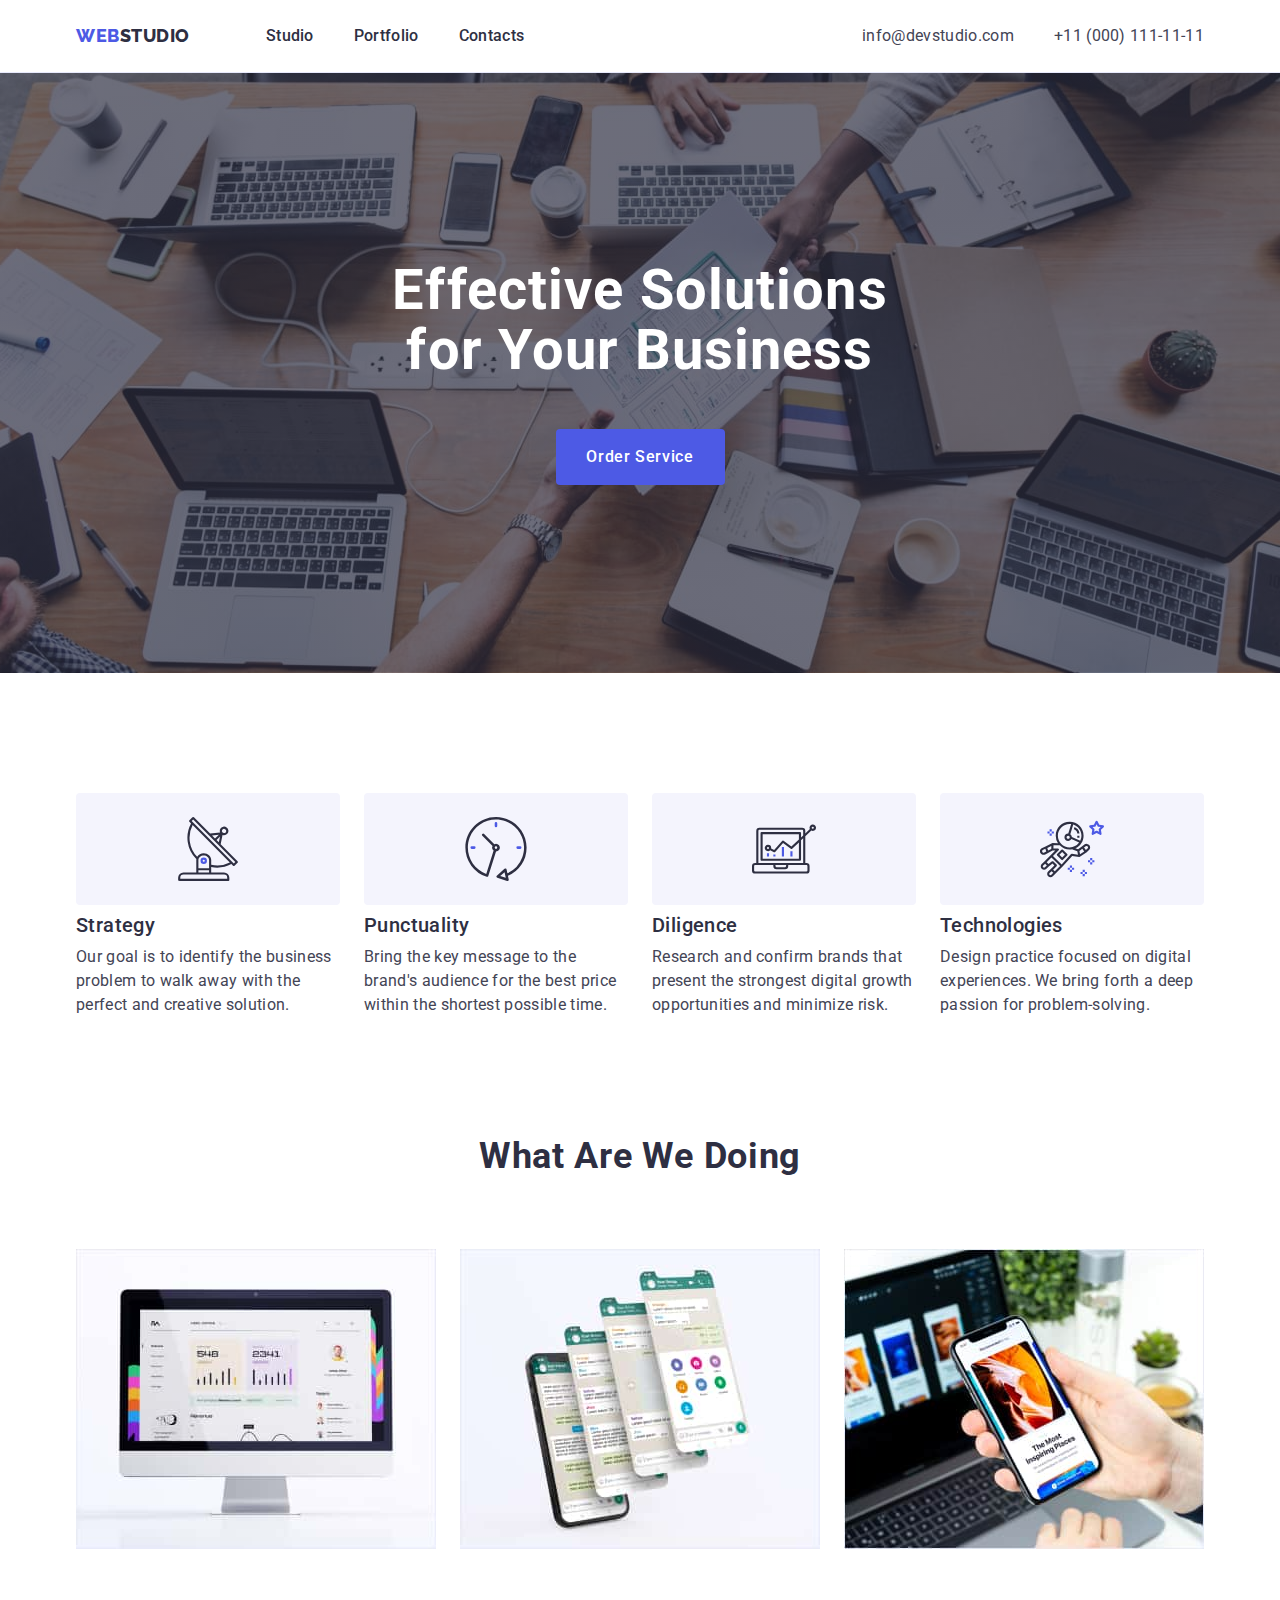
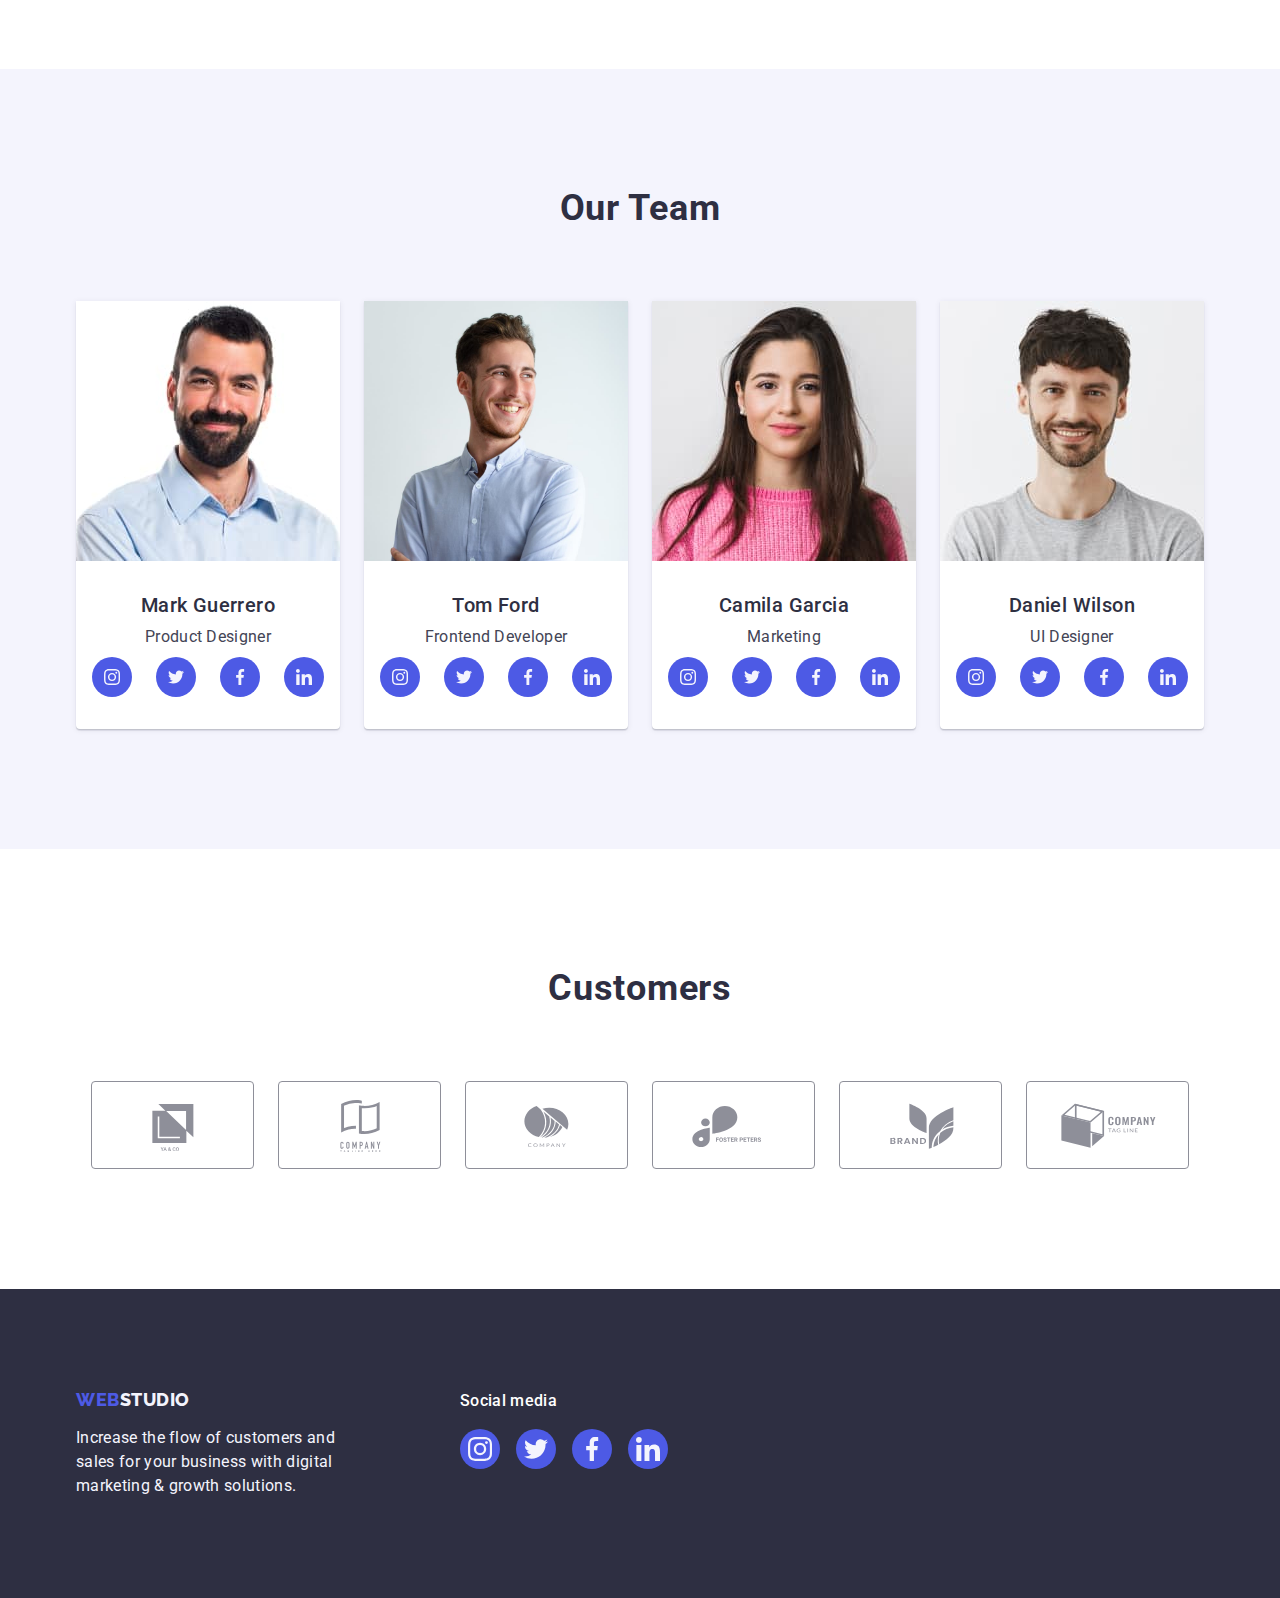
<file: index.html>
<!doctype html>
<html lang="pl">
  <head>
    <meta charset="UTF-8">
    <meta http-equiv="X-UA-Compatible" content="IE=edge">
    <meta name="viewport" content="width=device-width, initial-scale=1.0">
    <title>WebStudio</title>
    <link rel="stylesheet" href="https://cdnjs.cloudflare.com/ajax/libs/modern-normalize/2.0.0/modern-normalize.min.css"
      integrity="sha512-4xo8blKMVCiXpTaLzQSLSw3KFOVPWhm/TRtuPVc4WG6kUgjH6J03IBuG7JZPkcWMxJ5huwaBpOpnwYElP/m6wg=="
      crossorigin="anonymous" referrerpolicy="no-referrer">
    <link rel="stylesheet" href="./css/styles.css">
    <link rel="preconnect" href="https://fonts.googleapis.com">
    <link rel="preconnect" href="https://fonts.gstatic.com" crossorigin>
    <link
      href="https://fonts.googleapis.com/css2?family=Open+Sans&family=Raleway:wght@800&family=Roboto:wght@400;500;700;900&display=swap"
      rel="stylesheet">
  </head>
  <body>
    <header class="page-header">
      <div class="container">
        <nav class="navigation">
          <a class="logo link" href="index.html">Web<span class="span">Studio</span></a>
          <ul class="list link">
            <li class="list-item">
              <a class="nav-link link" href="./index.html">Studio</a>
            </li>
            <li class="list-item">
              <a class="nav-link link" href="./portfolio.html">Portfolio</a>
            </li>
            <li class="list-item">
              <a class="nav-link link" href="">Contacts</a>
            </li>
          </ul>
        </nav>
        <address class="contact-data">
          <ul class="list">
            <li class="list-item">
              <a class="contact link" href="mailto:info@devstudio.com">info@devstudio.com</a>
            </li>
            <li class="list-item">
              <a class="contact link" href="tel:110001111111">+11 (000) 111-11-11</a>
            </li>
          </ul>
        </address>
      </div> 
    </header>
    <main>

    <!--hero-->
      <section class="hero">
        <div class="container">
          <h1 class="hero-headline">Effective Solutions for Your Business</h1>
          <button class="hero-button" type="button">Order Service</button>
        </div>
      </section>

    <!--features-->
      <section class="features section">
        <div class="container">
          <h2 class="visually-hidden">Hidden element</h2>
          <ul class="features-list list">
            <li class="list-item">
              <div class="features-icon">
                <svg width="64" height="64">
                  <use href="./images/icons.svg#icon-icon-1"></use>
                </svg>
              </div> 
              <h3 class="features-headline">Strategy</h3>
              <p class="features-paragraph">Our goal is to identify the business problem to walk away with the perfect and
                creative solution.</p>
            </li>
            <li class="list-item">
              <div class="features-icon">
                <svg width="64" height="64">
                  <use href="./images/icons.svg#icon-icon-2"></use>
                </svg>
              </div>
              <h3 class="features-headline">Punctuality</h3>
              <p class="features-paragraph">Bring the key message to the brand's audience for the best price within the shortest
                possible time.</p>
            </li>
            <li class="list-item">
              <div class="features-icon">
                <svg width="64" height="64">
                  <use href="./images/icons.svg#icon-icon-3"></use>
                </svg>
              </div>
              <h3 class="features-headline">Diligence</h3>
              <p class="features-paragraph">Research and confirm brands that present the strongest digital growth opportunities
                and minimize risk.</p>
            </li>
            <li class="list-item">
              <div class="features-icon">
                <svg width="64" height="64">
                  <use href="./images/icons.svg#icon-icon-4"></use>
                </svg>
              </div>
              <h3 class="features-headline">Technologies</h3>
              <p class="features-paragraph">Design practice focused on digital experiences. We bring forth a deep passion for
                problem-solving.</p>
          </li>
        </ul>
      </div>
      </section>

    <!--what are we doing-->
      <section class="we-do section">
        <div class="container">
          <h2 class="sections-headline">What are we doing</h2>
          <ul class="list">
            <li class="do-item">
              <img src="images/what-we-do/what-we-do-1.jpg" alt="a monitor screen" width="360" height="300">
            </li>
            <li class="do-item">
              <img src="images/what-we-do/what-we-do-2.jpg" alt="four screens of cellphones with random messages" width="360"
                height="300">
            </li>
            <li class="do-item">
              <img src="images/what-we-do/what-we-do-3.jpg" alt="a hand holding a cellphone with a monitor as a background"
                width="360" height="300">
            </li>
          </ul>
        </div>
      </section>

    <!--our team-->
      <section class="team section">
        <div class="container">
          <h2 class="sections-headline">Our Team</h2>
          <ul class="team-card list">
            <li class="team-element">
              <img class="team-image" src="images/our-team/our-team-1.jpg" alt="a man with brown eyes and short stubble wearing a blue shirt" width="264" height="260">
              <div class="container team-data">
                <h3 class="card-headline">Mark Guerrero</h3>
                <p class="card-paragraph">Product Designer</p>
                <ul class="team-socials">
                  <li class="team-socials-item">
                    <a class="team-socials-link" href="">
                      <svg class="team-icon" width="16" height="16">
                        <use href="./images/icons.svg#icon-instagram"></use>
                      </svg>
                    </a>
                  </li>
                  <li class="team-socials-item">
                    <a class="team-socials-link" href="">
                      <svg class="team-icon" width="16" height="16">
                        <use href="./images/icons.svg#icon-twitter"></use>
                      </svg>
                    </a>
                  </li>
                  <li class="team-socials-item">
                    <a class="team-socials-link" href="">
                      <svg class="team-icon" width="16" height="16">
                        <use href="./images/icons.svg#icon-facebook"></use>
                      </svg>
                    </a>
                  </li>
                  <li class="team-socials-item">
                    <a class="team-socials-link" href="">
                      <svg class="team-icon" width="16" height="16">
                        <use href="./images/icons.svg#icon-linkedin"></use>
                      </svg>
                    </a>
                  </li>
                </ul>
              </div>
            </li>
            <li class="team-element">
              <img class="team-image" src="images/our-team/our-team-2.jpg" alt="a man with blue eyes wearing a blue shirt " width="264" height="260">
              <div class="container team-data">
                <h3 class="card-headline">Tom Ford</h3>
                <p class="card-paragraph">Frontend Developer</p>
                <ul class="team-socials">
                  <li class="team-socials-item">
                    <a class="team-socials-link" href="">
                      <svg class="team-icon" width="16" height="16">
                        <use href="./images/icons.svg#icon-instagram"></use>
                      </svg>
                    </a>
                  </li>
                  <li class="team-socials-item">
                    <a class="team-socials-link" href="">
                      <svg class="team-icon" width="16" height="16">
                        <use href="./images/icons.svg#icon-twitter"></use>
                      </svg>
                    </a>
                  </li>
                  <li class="team-socials-item">
                    <a class="team-socials-link" href="">
                      <svg class="team-icon" width="16" height="16">
                        <use href="./images/icons.svg#icon-facebook"></use>
                      </svg>
                    </a>
                  </li>
                  <li class="team-socials-item">
                    <a class="team-socials-link" href="">
                      <svg class="team-icon" width="16" height="16">
                        <use href="./images/icons.svg#icon-linkedin"></use>
                      </svg>
                    </a>
                  </li>
                </ul>
              </div>
            </li>
            <li class="team-element">
              <img class="team-image" src="images/our-team/our-team-3.jpg" alt="a woman with long brown hair and brown eyes in a pink sweater" width="264" height="260">
              <div class="container team-data">
                <h3 class="card-headline">Camila Garcia</h3>
                <p class="card-paragraph">Marketing</p>
                <ul class="team-socials">
                  <li class="team-socials-item">
                    <a class="team-socials-link" href="">
                      <svg class="team-icon" width="16" height="16">
                        <use href="./images/icons.svg#icon-instagram"></use>
                      </svg>
                    </a>
                  </li>
                  <li class="team-socials-item">
                    <a class="team-socials-link" href="">
                      <svg class="team-icon" width="16" height="16">
                        <use href="./images/icons.svg#icon-twitter"></use>
                      </svg>
                    </a>
                  </li>
                  <li class="team-socials-item">
                    <a class="team-socials-link" href="">
                      <svg class="team-icon" width="16" height="16">
                        <use href="./images/icons.svg#icon-facebook"></use>
                      </svg>
                    </a>
                  </li>
                  <li class="team-socials-item">
                    <a class="team-socials-link" href="">
                      <svg class="team-icon" width="16" height="16">
                        <use href="./images/icons.svg#icon-linkedin"></use>
                      </svg>
                    </a>
                  </li>
                </ul>
              </div>
            </li>
            <li class="team-element">
              <img class="team-image" src="images/our-team/our-team-4.jpg" alt="a man with short stubble in grey t-shirt " width="264" height="260">
              <div class="container team-data">
                <h3 class="card-headline">Daniel Wilson</h3>
                <p class="card-paragraph">UI Designer</p>
                <ul class="team-socials">
                  <li class="team-socials-item">
                    <a class="team-socials-link" href="">
                      <svg class="team-icon" width="16" height="16">
                        <use href="./images/icons.svg#icon-instagram"></use>
                      </svg>
                    </a>
                  </li>
                  <li class="team-socials-item">
                    <a class="team-socials-link" href="">
                      <svg class="team-icon" width="16" height="16">
                        <use href="./images/icons.svg#icon-twitter"></use>
                      </svg>
                    </a>
                  </li>
                  <li class="team-socials-item">
                    <a class="team-socials-link" href="">
                      <svg class="team-icon" width="16" height="16">
                        <use href="./images/icons.svg#icon-facebook"></use>
                      </svg>
                    </a>
                  </li>
                  <li class="team-socials-item">
                    <a class="team-socials-link" href="">
                      <svg class="team-icon" width="16" height="16">
                        <use href="./images/icons.svg#icon-linkedin"></use>
                      </svg>
                    </a>
                  </li>
                </ul>
              </div>
            </li>
          </ul>
        </div>
      </section>
      <!-- customers-->
      <section class="customers section">
        <div class="container">
          <h2 class="sections-headline">Customers</h2>
          <ul class="customers-list list">
            <li class="customers-item">
              <a class="customers-link" href="">
                <svg class="icon-client" width="104" height="56">
                  <use href="./images/icons.svg#icon-client-1"></use>
                </svg>
              </a>
            </li>
            <li class="customers-item">
              <a class="customers-link" href="">
                <svg class="icon-client" width="104" height="56">
                  <use href="./images/icons.svg#icon-client-2"></use>
                </svg>
              </a>
            </li>
            <li class="customers-item">
              <a class="customers-link" href="">
                <svg class="icon-client" width="104" height="56">
                  <use href="./images/icons.svg#icon-client-3"></use>
                </svg>
              </a>
            </li>
            <li class="customers-item">
              <a class="customers-link" href="">
                <svg class="icon-client" width="104" height="56">
                  <use href="./images/icons.svg#icon-client-4"></use>
                </svg>
              </a>
            </li>
            <li class="customers-item">
              <a class="customers-link" href="">
                <svg class="icon-client" width="104" height="56">
                  <use href="./images/icons.svg#icon-client-5"></use>
                </svg>
              </a>
            </li>
            <li class="customers-item">
              <a class="customers-link" href="">
                <svg class="icon-client" width="104" height="56">
                  <use href="./images/icons.svg#icon-client-6"></use>
                </svg>
              </a>
            </li>
          </ul>
        </div>
      </section>  
    </main>

    <!--footer-->
    <footer class="page-footer">
      <div class="container">
        <div class="footer-text">
          <a class="logo link" href="index.html">Web<span class="span">Studio</span></a>
          <p class="footer-paragraph">Increase the flow of customers and sales for your business with digital marketing &
            growth
            solutions.</p>
        </div>
        <div class="footer-media">
          <p class="social-paragraph">Social media</p>
          <ul class="footer-socials">
            <li class="footer-socials-item">
              <a class="footer-link" href="">
                <svg class="footer-icon" width="24" height="24">
                  <use href="./images/icons.svg#icon-instagram"></use>
                </svg>
              </a>
            </li>
            <li class="footer-socials-item">
              <a class="footer-link" href="">
                <svg class="footer-icon" width="24" height="24">
                  <use href="./images/icons.svg#icon-twitter"></use>
                </svg>
              </a>
            </li>
            <li class="footer-socials-item">
              <a class="footer-link" href="">
                <svg class="footer-icon" width="24" height="24">
                  <use href="./images/icons.svg#icon-facebook"></use>
                </svg>
              </a>
            </li>
            <li class="footer-socials-item">
              <a class="footer-link" href="">
                <svg class="footer-icon" width="24" height="24">
                  <use href="./images/icons.svg#icon-linkedin"></use>
                </svg>
              </a>
            </li>
          </ul>
        </div>
      </div>
    </footer>
  </body>
</html>
</file>
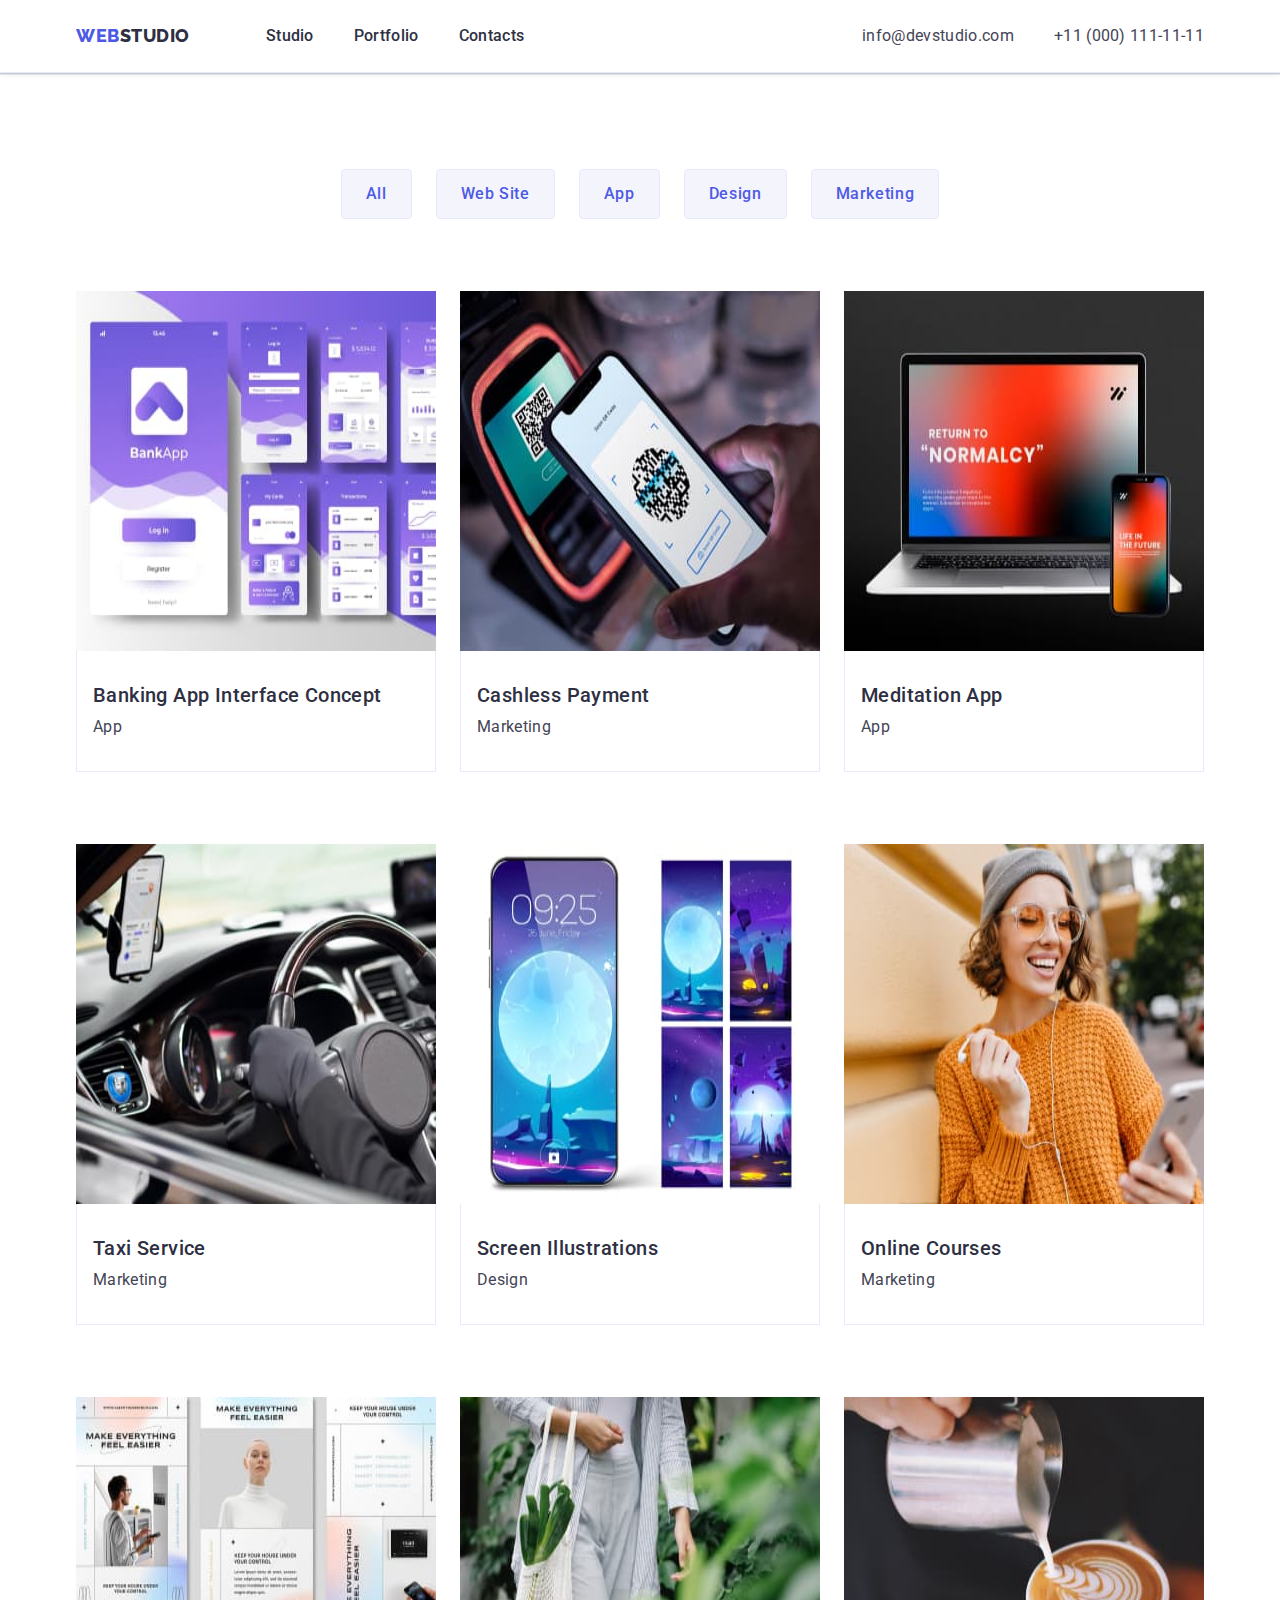
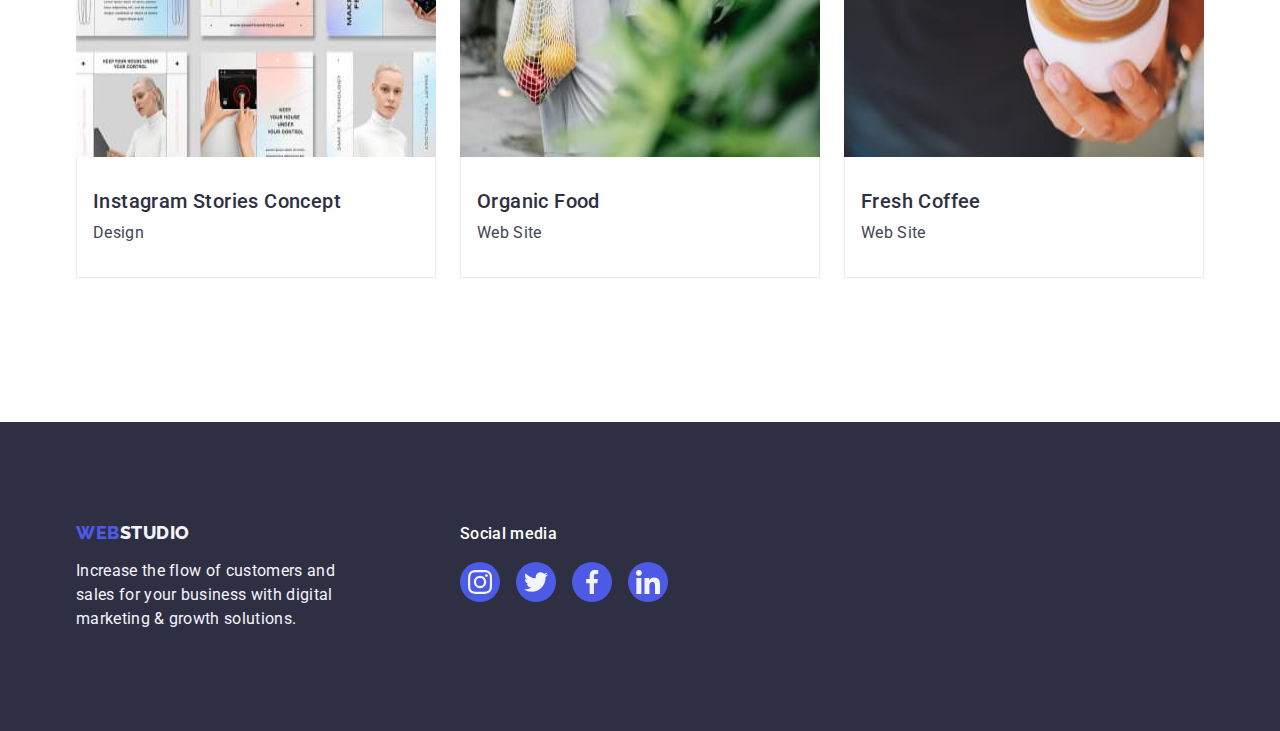
<file: portfolio.html>
<!doctype html>
<html lang="pl">
  <head>
    <meta charset="UTF-8">
    <meta http-equiv="X-UA-Compatible" content="IE=edge">
    <meta name="viewport" content="width=device-width, initial-scale=1.0">
    <title>WebStudio-portfolio</title>
    <link rel="stylesheet" href="https://cdnjs.cloudflare.com/ajax/libs/modern-normalize/2.0.0/modern-normalize.min.css"
      integrity="sha512-4xo8blKMVCiXpTaLzQSLSw3KFOVPWhm/TRtuPVc4WG6kUgjH6J03IBuG7JZPkcWMxJ5huwaBpOpnwYElP/m6wg=="
      crossorigin="anonymous" referrerpolicy="no-referrer">
    <link rel="stylesheet" href="./css/styles.css">
    <link rel="preconnect" href="https://fonts.googleapis.com">
    <link rel="preconnect" href="https://fonts.gstatic.com" crossorigin>
    <link
      href="https://fonts.googleapis.com/css2?family=Open+Sans&family=Raleway:wght@800&family=Roboto:wght@400;500;700;900&display=swap"
      rel="stylesheet">
  </head>
  <body>
    <header class="page-header">
      <div class="container">
        <nav class="navigation">
          <a class="logo link" href="index.html">Web<span class="span">Studio</span></a>
          <ul class="list link">
            <li class="list-item">
              <a class="nav-link link" href="./index.html">Studio</a>
            </li>
            <li class="list-item">
              <a class="nav-link link" href="./portfolio.html">Portfolio</a>
            </li>
            <li class="list-item">
              <a class="nav-link link" href="">Contacts</a>
            </li>
          </ul>
        </nav>
        <address class="contact-data">
          <ul class="list">
            <li class="list-item">
              <a class="contact link" href="mailto:info@devstudio.com">info@devstudio.com</a>
            </li>
            <li class="list-item">
              <a class="contact link" href="tel:110001111111">+11 (000) 111-11-11</a>
            </li>
          </ul>
        </address>
      </div>
    </header>
    <main>
      <section class="portfolio-mid section">
        <div class="container">
          <h1 class="visually-hidden">Hidden element</h1>
          <ul class="filters list">
            <li class="filters-item">
              <button type="button" class="filters-btn">All</button>
            </li>
            <li class="filters-item">
              <button type="button" class="filters-btn">Web Site</button>
            </li>
            <li class="filters-item">
              <button type="button" class="filters-btn">App</button>
            </li>
            <li class="filters-item">
              <button type="button" class="filters-btn">Design</button>
            </li>
            <li class="filters-item">
              <button type="button" class="filters-btn">Marketing</button>
            </li>
          </ul>
          <ul class="portfolio-cards list">
            <li class="cards-item">
              <a class="link" href="">
                <img src="./images/portfolio/portfolio-1.jpg" alt="Visualization of the Banking Application" width="360" height="360">
                <div class="container">
                  <h2 class="portfolio-headline">Banking App Interface Concept</h2>
                  <p class="portfolio-paragraph">App</p>
                </div>
              </a>
            </li>
            <li class="cards-item">
              <a class="link" href="">
                <img src="./images/portfolio/portfolio-2.jpg" alt="A cellphone with QR code applied to the reader" width="360" height="360">
                <div class="container">
                  <h2 class="portfolio-headline">Cashless Payment</h2>
                  <p class="portfolio-paragraph">Marketing</p>
                </div>
              </a>
            </li>
            <li class="cards-item">
              <a class="link" href="">
                <img src="./images/portfolio/portfolio-3.jpg" alt="A laptop and a cellphone with the slogan: Return to Normalcy on the screens " width="360" height="360">
                <div class="container">
                  <h2 class="portfolio-headline">Meditation App</h2>
                  <p class="portfolio-paragraph">App</p>
                </div>
              </a>
            </li>
            <li class="cards-item">
              <a class="link" href="">
                <img src="./images/portfolio/portfolio-4.jpg" alt="A car cocpit with a cellphone holder attached to the windshield" width="360" height="360">
                <div class="container">
                  <h2 class="portfolio-headline">Taxi Service</h2>
                  <p class="portfolio-paragraph">Marketing</p>
                </div>
              </a>
            </li>
            <li class="cards-item">
              <a class="link" href="">
                <img src="./images/portfolio/portfolio-5.jpg" alt="Projects of phone screens graphics presenting the moon and shapes of rock formations " width="360" height="360">
                <div class="container">
                  <h2 class="portfolio-headline">Screen Illustrations</h2>
                  <p class="portfolio-paragraph">Design</p>
                </div>
              </a>
            </li>
            <li class="cards-item">
              <a class="link" href="">
                <img src="./images/portfolio/portfolio-6.jpg" alt="Young woman with earphones looking at her phone" width="360" height="360">
                <div class="container">
                  <h2 class="portfolio-headline">Online Courses</h2>
                  <p class="portfolio-paragraph">Marketing</p>
                </div>
              </a>
            </li>
            <li class="cards-item">
              <a class="link" href="">
                <img src="./images/portfolio/portfolio-7.jpg" alt="A group of pictures with different versions in similar colours for Instagram Story" width="360" height="360">
                <div class="container">
                  <h2 class="portfolio-headline">Instagram Stories Concept</h2>
                  <p class="portfolio-paragraph">Design</p>
                </div>
              </a>
            </li>
            <li class="cards-item">
              <a class="link" href="">
                <img src="./images/portfolio/portfolio-8.jpg" alt="A figure of a woman carrying vegetables" width="360" height="360">
                <div class="container">
                  <h2 class="portfolio-headline">Organic Food</h2>
                  <p class="portfolio-paragraph">Web Site</p>
                </div>
              </a>
            </li>
            <li class="cards-item">
              <a class="link" href="">
                <img src="./images/portfolio/portfolio-9.jpg" alt="A cup of coffee with a pattern of poured milk" width="360" height="360">
                <div class="container">
                  <h2 class="portfolio-headline">Fresh Coffee</h2>
                  <p class="portfolio-paragraph">Web Site</p>
                </div>
              </a>
            </li>
          </ul>
        </div>
      </section>
    </main>
    <footer class="page-footer">
      <div class="container">
        <div class="footer-text">
          <a class="logo link" href="index.html">Web<span class="span">Studio</span></a>
          <p class="footer-paragraph">Increase the flow of customers and sales for your business with digital marketing &
            growth
            solutions.</p>
        </div>
        <div class="footer-media">
          <p class="social-paragraph">Social media</p>
          <ul class="footer-socials">
            <li class="footer-socials-item">
              <a class="footer-link" href="">
                <svg class="footer-icon" width="24" height="24">
                  <use href="./images/icons.svg#icon-instagram"></use>
                </svg>
              </a>
            </li>
            <li class="footer-socials-item">
              <a class="footer-link" href="">
                <svg class="footer-icon" width="24" height="24">
                  <use href="./images/icons.svg#icon-twitter"></use>
                </svg>
              </a>
            </li>
            <li class="footer-socials-item">
              <a class="footer-link" href="">
                <svg class="footer-icon" width="24" height="24">
                  <use href="./images/icons.svg#icon-facebook"></use>
                </svg>
              </a>
            </li>
            <li class="footer-socials-item">
              <a class="footer-link" href="">
                <svg class="footer-icon" width="24" height="24">
                  <use href="./images/icons.svg#icon-linkedin"></use>
                </svg>
              </a>
            </li>
          </ul>
        </div>
      </div>
    </footer>
  </body>
</html>
</file>
<file: css/styles.css>
/* Global */

* {
  box-sizing: border-box;
  margin: 0;
  padding: 0;
}

:root {
  --primary-color: #4D5AE5;
  --dark-color: #2E2F42;
  --pressed-state: #404BBF;
  --body-text: #434455;
  --subtle-text: #8E8F99;
  --light: #F4F4FD;
  --white: #FFFFFF;
  --accent-color: #E7E9FC;
  --valid: #31D0AA;
}

body {
  font-family: 'Roboto', sans-serif;
  color: var(--body-text);
  letter-spacing: 0.02em;
  line-height: 1.5;
  text-decoration: none;
  background-color: var(--white);
  margin: 0 auto;
}

.visually-hidden {
  position: absolute;
  width: 1px;
  height: 1px;
  margin: -1px;
  border: 0;
  padding: 0;
  white-space: nowrap;
  clip-path: inset(100%);
  clip: rect(0 0 0 0);
  overflow: hidden;
}

/* Menu */
.container {
  max-width: 1158px;
  margin: 0 auto;
  padding: 0 15px;
}

.container img {
  display: block;
}

.section {
  padding-top: 120px;
  padding-bottom: 120px;
}

.page-header {
  border-bottom: 1px solid var(--accent-color);
  box-shadow: 0px 2px 1px rgba(46, 47, 66, 0.08), 0px 1px 1px rgba(46, 47, 66, 0.16), 0px 1px 6px rgba(46, 47, 66, 0.08);
}

.page-header .container {
  display: flex;
}

.navigation {
  display: flex;
  align-items: center;
}

.navigation .logo {
  font-family: 'Raleway', sans-serif;
  font-size: 18px;
  text-decoration: none;
  font-weight: 800;
  line-height: 1.17;
  letter-spacing: 0.03em;
  margin-right: 76px;
  text-transform: uppercase;
  color: var(--primary-color);
}

.navigation .list-item {
  margin-right: 40px;
}

.navigation .list-item:last-child {
  margin-right: 0;
}

.logo.link {
  text-decoration: none;
}

.span {
  color: var(--dark-color);
}

.nav-link {
  line-height: 1.5;
  font-weight: 500;
  font-size: 16px;
  letter-spacing: 0.02em;
  color: var(--dark-color);
  padding: 24px 0;
}

.link {
  text-decoration: none;
}

.nav-link:hover,
.nav-link:focus {
  color: var(--pressed-state);
}

.list {
  list-style: none;
  display: flex;
}

.contact-data {
  font-style: normal;
  margin-left: auto;
  padding-top: 24px;
  padding-bottom: 24px;
}

.contact-data .list {
  gap: 40px;
}

.contact.link {
  font-size: 16px;
  line-height: 1.5;
  letter-spacing: 0.02em;
  color: var(--body-text);
  text-decoration: none;
}

.contact.link:hover,
.contact.link:focus {
  color: var(--pressed-state);
}

/* Hero section */
.hero {
  margin: 0 auto;
  color: var(--white);
  padding: 188px 0;
  background-image: linear-gradient(rgba(46, 47, 66, 0.7), rgba(46, 47, 66, 0.7)), url(../images/hero/people-office.jpg);
  max-width: 1440px;
  background-repeat: no-repeat;
  background-position: center;
  background-size: cover;
}

.hero-headline {
  line-height: 1.07;
  text-align: center;
  letter-spacing: 0.02em;
  font-size: 56px;
  max-width: 496px;
  margin: 0 auto;
  margin-bottom: 48px;
}

.container .hero-button {
  color: var(--white);
  background-color: var(--primary-color);
  font-family: "Roboto", sans-serif;
  border: none;
  border-radius: 4px;
  cursor: pointer;
  font-weight: 500;
  text-align: center;
  font-size: 16px;
  line-height: 1.5;
  letter-spacing: 0.04em;
  display: block;
  min-width: 169px;
  height: 56px;
  margin: 0 auto;
}

.container .hero-button:hover,
.container .hero-button:focus {
  background-color: var(--pressed-state);
}

/* Section Features*/

.features-list {
  list-style: none;
  display: flex;
  justify-content: space-between;
  gap: 24px;
}

.features-list .list-item {
  width: calc((100% - 72px) / 4);
  flex-basis: auto;
}

.list-item svg {
  width: 64px;
  height: 64px;
  border-radius: 4px;
}

.features-icon {
  display: flex;
  align-items: center;
  justify-content: center;
  height: 112px;
  background-color: var(--light);
  border-radius: 4px;
  margin-bottom: 8px;
}

.features-headline {
  font-weight: 500;
  font-size: 20px;
  line-height: 1.2;
  letter-spacing: 0.02em;
  text-align: left;
  color: var(--dark-color);
  margin-bottom: 8px;
}

.features-paragraph {
  font-size: 16px;
  line-height: 1.5;
  letter-spacing: 0.02em;
  color: var(--body-text);
}

/* Section 'what are we doing'*/

.we-do.section {
  padding-top: 0;
}

.we-do .list{
  list-style: none;
  gap: 24px;
  display: flex;
  justify-content: space-between;
}

.list.do-item {
  width: calc((100% - 48px) / 3);
  flex-basis: auto;
}

.sections-headline {
  font-weight: 700;
  font-size: 36px;
  line-height: 1.11;
  text-align: center;
  letter-spacing: 0.02em;
  text-transform: capitalize;
  color: var(--dark-color);
  margin-bottom: 72px;
}

/* our team*/
.team {
  background-color: var(--light);
}

.team-card.list {
  list-style: none;
  display: flex;
  justify-content: space-between;
  gap: 24px;
}

.team-element {
  background-color: var(--white);
  border-radius: 0px 0px 4px 4px;
  width: calc((100% - 72px) / 4);
  flex-basis: auto;
  box-shadow: 0px 1px 6px rgba(46, 47, 66, 0.08),
    0px 1px 1px rgba(46, 47, 66, 0.16),
    0px 2px 1px rgba(46, 47, 66, 0.08);
}
.team-socials-item {
  width: 40px;
  height: 40px;
}

.team-socials-link {
  width: 100%;
  height: 100%;
  background-color: var(--primary-color);
  border-radius: 50%;
  display: flex;
  align-items: center;
  justify-content: center;
}

.team-socials-link:hover,
.team-socials-link:focus,
.team-socials-link:active {
  background-color: var(--pressed-state);
}

.team-icon {
  fill: var(--light);
}

.container.team-data {
  padding: 32px 0px;
}

.container.team-data>p {
  padding: 8px 0;
}
.container.team-data>h3 {
  margin-bottom: 0;
}

.team-element .container {
  max-width: 264px;
}

.team-element.team-image {
  display: block;
}

.card-headline {
  font-weight: 500;
  font-size: 20px;
  line-height: 1.2;
  letter-spacing: 0.02em;
  color: var(--dark-color);
  text-align: center;
  margin-bottom: 8px;
}

.card-paragraph {
  font-size: 16px;
  line-height: 1.5;
  letter-spacing: 0.02em;
  color: var(--body-text);
  text-align: center;
}

.team-socials {
  list-style: none;
  display: flex;
  justify-content: center;
  gap: 24px;
}

.team-socials-item {
  display: inline-block;
  flex-basis: auto;
}

/* Customers */
.customers-list {
  gap: 24px;
}

.customers .container {
  max-width: 1128px;
}

.customers-item {
  width: calc((100% - 120px) / 6);
  height: 88px;
}

.customers-link {
  width: 100%;
  height: 100%;
  border: 1px solid var(--subtle-text);
  border-radius: 4px;
  display: flex;
  align-items: center;
  justify-content: center;
  color: var(--subtle-text);
}

.customers-link:hover,
.customers-link:focus,
.customers-link:active {
  border-color: var(--pressed-state);
  color: var(--pressed-state); 
}

.icon-client {
  fill: currentColor;
}

.icon-client:hover,
.icon-client:active,
.icon-client:focus {
  fill: var(--pressed-state);
}


/* Footer */
.page-footer {
  color: var(--light);
  background-color: var(--dark-color);
  letter-spacing: 0.02em;
  padding: 100px 0;
}

.page-footer .container {
  display: flex;
  align-items: baseline;
}

.footer-text {
  margin-right: 120px;
}

.page-footer .logo {
  font-family: "Raleway", sans-serif;
  font-weight: 800;
  font-size: 18px;
  line-height: 1.17;
  letter-spacing: 0.03em;
  text-transform: uppercase;
  color: var(--primary-color);
  text-decoration: none;
  display: inline-block;
  margin-bottom: 16px;
}

.page-footer .logo span {
  color: var(--light);
}

.footer-paragraph {
  color: var(--light);
  width: 264px;
}

.social-paragraph {
  font-weight: 500;
  color: var(--white);
  margin-bottom: 16px;
}

.footer-socials {
  list-style: none;
  display: flex;
  gap: 16px;
}

.footer-socials-item .footer-link {
  width: 40px;
  height: 40px;
}

.footer-link {
  width: 100%;
  height: 100%;
  background-color: var(--primary-color);
  border-radius: 50%;
  display: flex;
  align-items: center;
  justify-content: center;
}

.footer-link:hover,
.footer-link:focus,
.footer-link:active {
  background-color: var(--valid);
}

.footer-icon {
  fill: var(--light);
}


/* portfolio */

.portfolio-mid {
  padding-top: 96px;
  padding-bottom: 120px;
}

.filters.list {
  list-style: none;
  justify-content: center;
  gap: 24px;
  margin-bottom: 72px;
}

.filters-btn {
  font-family: "Roboto", sans-serif;
  color: var(--primary-color);
  background-color: var(--light);
  border: 1px solid var(--accent-color);
  border-radius: 4px;
  font-weight: 500;
  font-size: 16px;
  line-height: 1.5;
  letter-spacing: 0.04em;
  cursor: pointer;
  padding: 12px 24px;
}

.filters-btn:hover,
.filters-btn:focus,
.filters-btn:active {
  color: var(--white);
  background-color: var(--pressed-state);
  border: 1px solid transparent;
  box-shadow: 0px 3px 1px rgba(0, 0, 0, 0.1), 0px 2px 1px rgba(0, 0, 0, 0.08), 0px 2px 2px rgba(0, 0, 0, 0.12);
}

.portfolio-cards.list {
  list-style: none;
}

.portfolio-cards {
  display: flex;
  flex-wrap: wrap;
  column-gap: 24px;
  row-gap: 48px;
  justify-content: center;
}

.cards-item {
  border-bottom: 1px;
  border-color: var(--accent-color);
  margin-bottom: 24px;
  text-align: left;
  width: calc((100% - 48px) / 3);
}

.cards-item .container {
  padding: 32px 16px;
  border: 1px solid var(--accent-color);
  border-top: none;
  max-width: 360px;
}

.cards-item .link {
  display: block;
}

.cards-item .link:hover,
.cards-item .link:active,
.cards-item .link:focus {
  box-shadow: 0px 1px 6px rgba(46, 47, 66, 0.08), 0px 1px 1px rgba(46, 47, 66, 0.16), 0px 2px 1px rgba(46, 47, 66, 0.08);
}

.portfolio-headline {
  font-weight: 500;
  font-size: 20px;
  line-height: 1.2;
  letter-spacing: 0.02em;
  color: var(--dark-color);
  margin-bottom: 8px;
}

.portfolio-paragraph {
  font-size: 16px;
  line-height: 1.5;
  letter-spacing: 0.02em;
  color: var(--body-text);
}
</file>
